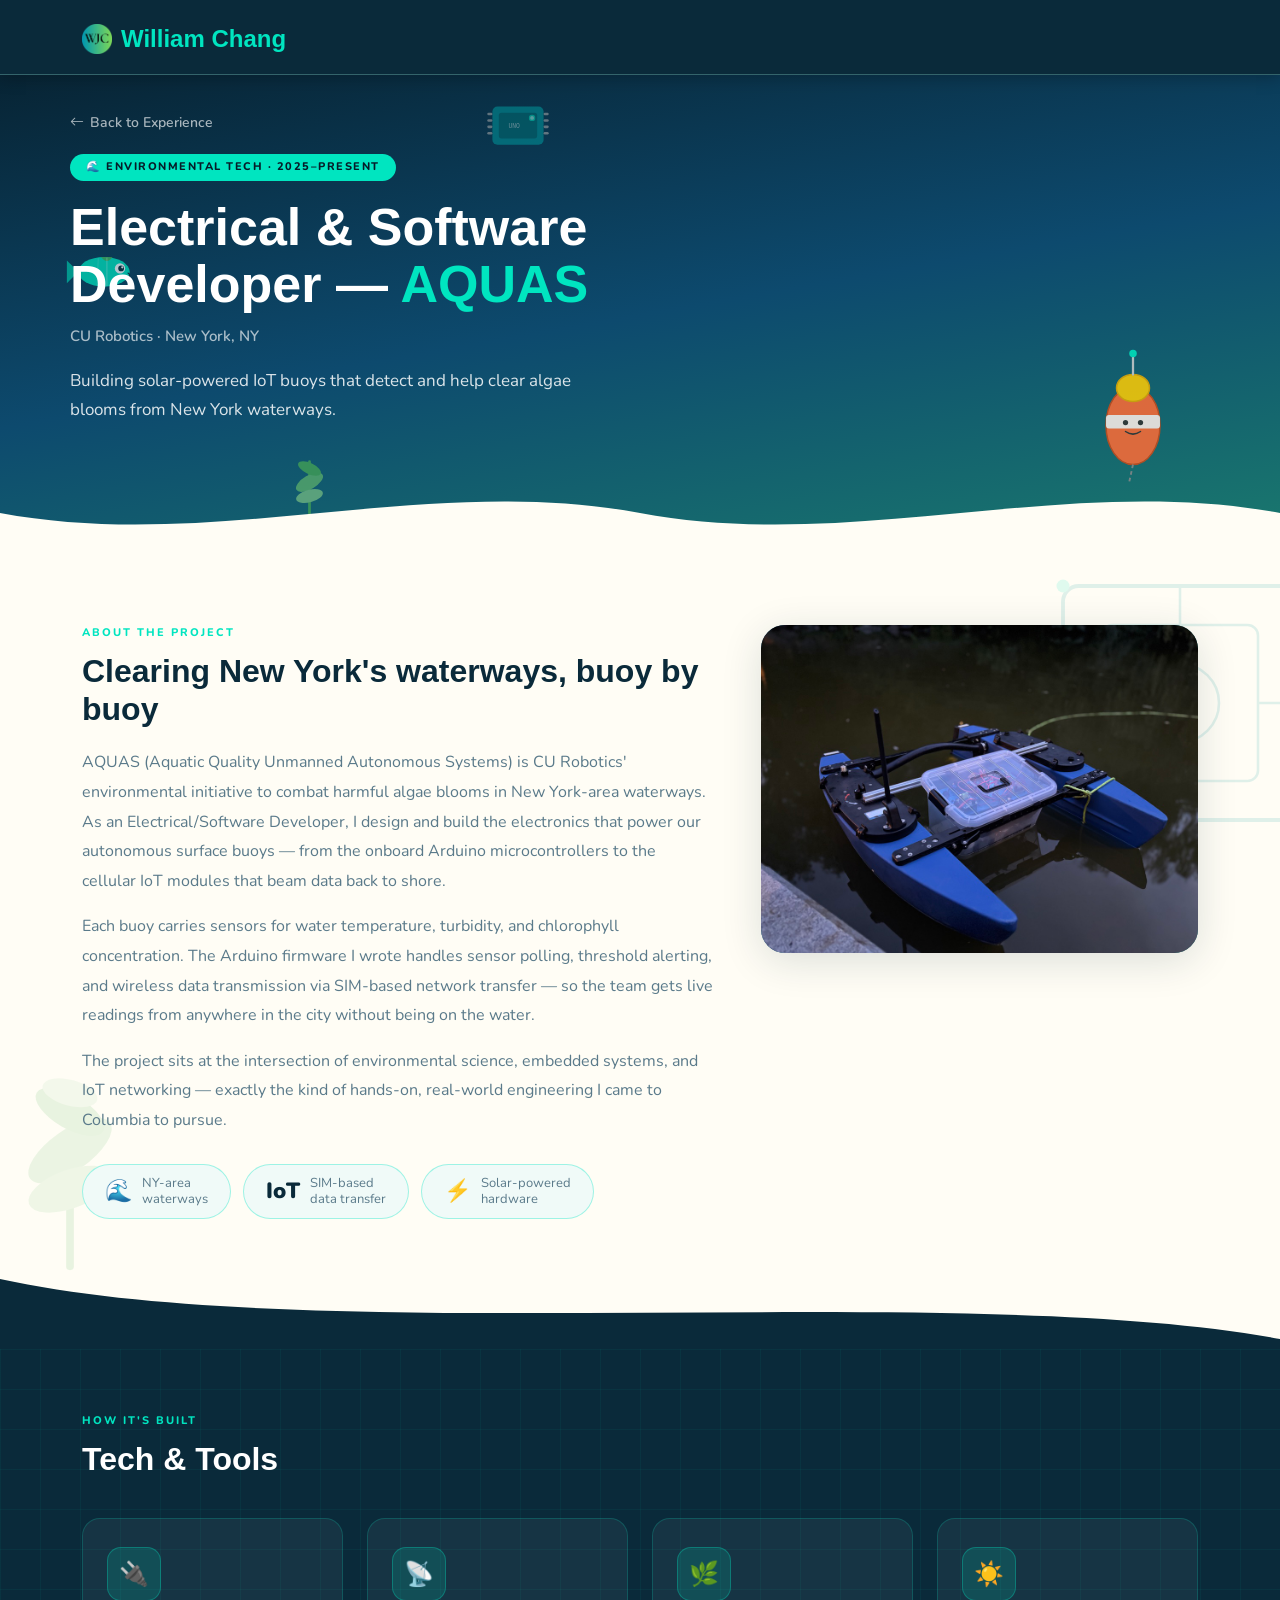
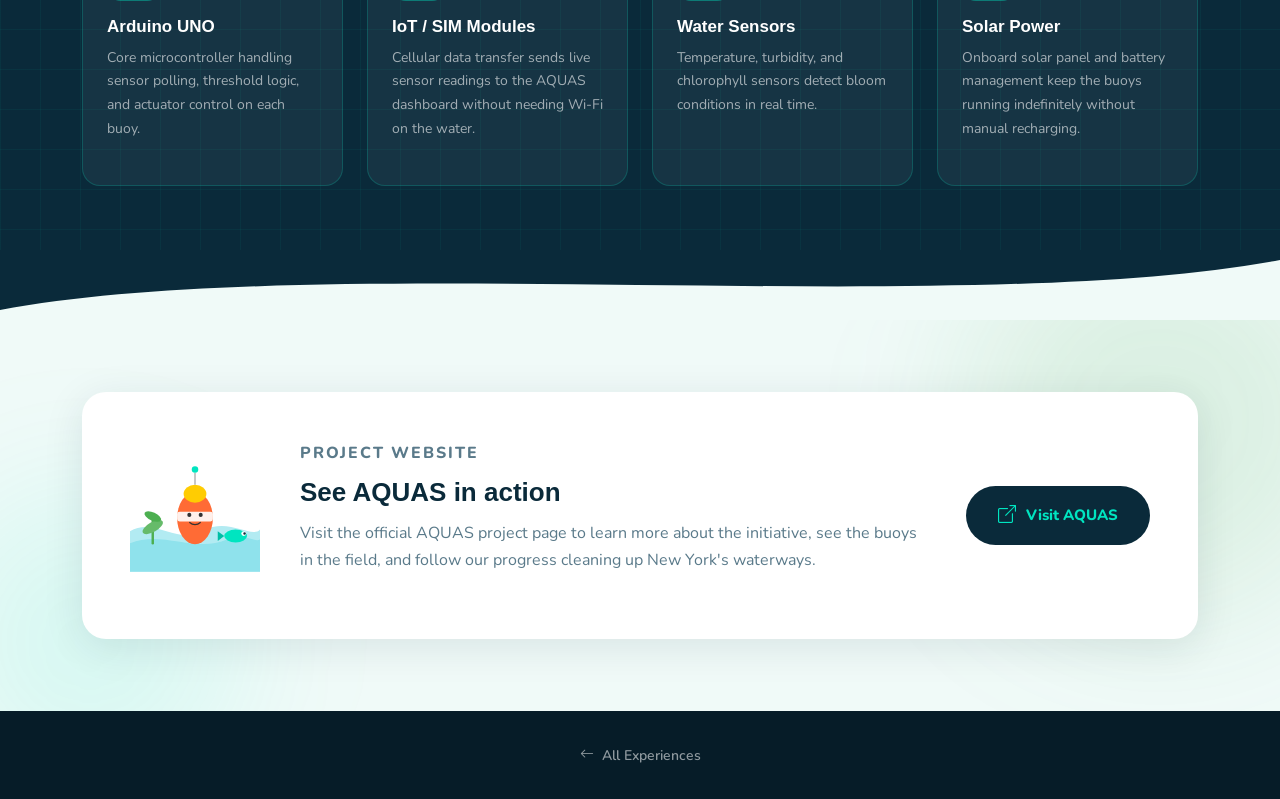
<file: AQUAS.html>
<!doctype html>
<html lang="en">
<head>
  <meta charset="utf-8">
  <meta name="viewport" content="width=device-width, initial-scale=1">
  <title>AQUAS — William Chang</title>

  <link rel="preconnect" href="https://fonts.googleapis.com">
  <link rel="preconnect" href="https://fonts.gstatic.com" crossorigin>
  <link href="https://fonts.googleapis.com/css2?family=Nunito:wght@400;600;700;800;900&display=swap" rel="stylesheet">
  <link href="css/bootstrap.min.css" rel="stylesheet">
  <link href="css/bootstrap-icons.css" rel="stylesheet">
  <link href="css/main-page.css" rel="stylesheet">
  <link rel="icon" href="/fav.ico" type="image/x-icon">

  <style>
    /* ── Reset & base ── */
    *, *::before, *::after { box-sizing: border-box; margin: 0; padding: 0; }

    :root {
      --ocean:   #0a2a3a;
      --deep:    #061c28;
      --teal:    #00e5c0;
      --algae:   #4caf50;
      --foam:    #f0faf8;
      --sand:    #fffdf5;
      --text:    #1a3a4a;
      --muted:   #5a7a8a;
      --radius:  18px;
    }

    body {
      font-family: 'Nunito', sans-serif;
      background: var(--sand);
      color: var(--text);
      overflow-x: hidden;
    }

    /* ── Navbar — always solid ── */
    .navbar {
      background-color: var(--ocean) !important;
      box-shadow: 0 2px 16px rgba(0,0,0,0.25);
    }
    .navbar .navbar-brand span { color: var(--teal) !important; }

    /* ══════════════════════════
       HERO
    ══════════════════════════ */
    .aq-hero {
      position: relative;
      min-height: 520px;
      background: linear-gradient(170deg, var(--deep) 0%, #0d4a6e 55%, #1a7a6e 100%);
      display: flex;
      align-items: flex-end;
      overflow: hidden;
      padding-top: 70px;
    }

    /* Animated bubble particles */
    .aq-bubbles {
      position: absolute;
      inset: 0;
      pointer-events: none;
      z-index: 1;
    }
    .bubble {
      position: absolute;
      border-radius: 50%;
      background: rgba(0,229,192,0.15);
      border: 1px solid rgba(0,229,192,0.3);
      animation: rise linear infinite;
    }
    .bubble:nth-child(1)  { width:18px; height:18px; left:8%;   animation-duration:7s;  animation-delay:0s;   }
    .bubble:nth-child(2)  { width:10px; height:10px; left:20%;  animation-duration:9s;  animation-delay:1.5s; }
    .bubble:nth-child(3)  { width:24px; height:24px; left:35%;  animation-duration:6s;  animation-delay:3s;   }
    .bubble:nth-child(4)  { width:12px; height:12px; left:52%;  animation-duration:11s; animation-delay:0.5s; }
    .bubble:nth-child(5)  { width:20px; height:20px; left:67%;  animation-duration:8s;  animation-delay:2s;   }
    .bubble:nth-child(6)  { width:8px;  height:8px;  left:80%;  animation-duration:10s; animation-delay:4s;   }
    .bubble:nth-child(7)  { width:16px; height:16px; left:90%;  animation-duration:7.5s;animation-delay:1s;   }
    .bubble:nth-child(8)  { width:14px; height:14px; left:45%;  animation-duration:12s; animation-delay:5s;   }
    @keyframes rise {
      0%   { transform: translateY(110vh) scale(1);   opacity: 0; }
      10%  { opacity: 1; }
      90%  { opacity: 0.6; }
      100% { transform: translateY(-20px) scale(1.1); opacity: 0; }
    }

    /* Hero cartoon decorations */
    .aq-hero-deco {
      position: absolute;
      inset: 0;
      pointer-events: none;
      z-index: 2;
    }

    /* Hero content */
    .aq-hero-content {
      position: relative;
      z-index: 3;
      padding: 40px 0 96px;
    }

    .aq-back-link {
      display: inline-flex;
      align-items: center;
      gap: 6px;
      color: rgba(255,255,255,0.65);
      font-size: 14px;
      font-weight: 600;
      text-decoration: none;
      margin-bottom: 20px;
      transition: color 0.2s;
    }
    .aq-back-link:hover { color: var(--teal); }

    .aq-hero-badge {
      display: inline-block;
      background: var(--teal);
      color: var(--deep);
      font-size: 11px;
      font-weight: 800;
      letter-spacing: 1.5px;
      text-transform: uppercase;
      padding: 5px 16px;
      border-radius: 50px;
      margin-bottom: 18px;
    }

    .aq-hero-title {
      font-size: clamp(28px, 5vw, 52px);
      font-weight: 900;
      color: #ffffff;
      line-height: 1.1;
      margin-bottom: 12px;
    }
    .aq-hero-title span {
      color: var(--teal);
    }

    .aq-hero-org {
      font-size: 15px;
      font-weight: 600;
      color: rgba(255,255,255,0.65);
      margin-bottom: 20px;
    }

    .aq-hero-tagline {
      font-size: 17px;
      color: rgba(255,255,255,0.85);
      max-width: 560px;
      line-height: 1.7;
      margin-bottom: 32px;
    }

    /* Wave divider at bottom of hero */
    .aq-wave {
      display: block;
      width: 100%;
      overflow: hidden;
      line-height: 0;
      position: relative;
      z-index: 3;
    }
    .aq-wave svg { display: block; }

    /* ══════════════════════════
       ABOUT SECTION
    ══════════════════════════ */
    .aq-about {
      background: var(--sand);
      padding: 72px 0 60px;
      position: relative;
    }

    /* Floating cartoon circuit board — top right */
    .aq-deco-float {
      position: absolute;
      pointer-events: none;
      opacity: 0.12;
    }
    .aq-deco-float--tr {
      top: 20px; right: -30px;
      width: 260px;
      animation: float 6s ease-in-out infinite;
    }
    .aq-deco-float--bl {
      bottom: 0; left: -20px;
      width: 180px;
      animation: float 8s ease-in-out infinite reverse;
    }
    @keyframes float {
      0%, 100% { transform: translateY(0px) rotate(0deg); }
      50%       { transform: translateY(-12px) rotate(2deg); }
    }

    .aq-label {
      font-size: 11px;
      font-weight: 800;
      letter-spacing: 2px;
      text-transform: uppercase;
      color: var(--teal);
      margin-bottom: 10px;
    }

    .aq-section-title {
      font-size: 32px;
      font-weight: 800;
      color: var(--ocean);
      margin-bottom: 20px;
      line-height: 1.2;
    }

    .aq-body {
      font-size: 16px;
      color: var(--muted);
      line-height: 1.85;
      margin-bottom: 16px;
    }

    /* Stat pills */
    .aq-stats {
      display: flex;
      flex-wrap: wrap;
      gap: 12px;
      margin-top: 28px;
    }
    .aq-stat {
      background: var(--foam);
      border: 1.5px solid rgba(0,229,192,0.35);
      border-radius: 50px;
      padding: 10px 22px;
      display: flex;
      align-items: center;
      gap: 10px;
    }
    .aq-stat-num {
      font-size: 22px;
      font-weight: 900;
      color: var(--ocean);
    }
    .aq-stat-label {
      font-size: 13px;
      color: var(--muted);
      line-height: 1.3;
    }

    /* ══════════════════════════
       WAVE 2 — into tech section
    ══════════════════════════ */
    .aq-wave--algae svg { }

    /* ══════════════════════════
       TECH SECTION
    ══════════════════════════ */
    .aq-tech {
      background: var(--ocean);
      padding: 64px 0;
      position: relative;
      overflow: hidden;
    }

    /* Faint grid lines */
    .aq-tech::before {
      content: "";
      position: absolute;
      inset: 0;
      background-image:
        linear-gradient(rgba(0,229,192,0.05) 1px, transparent 1px),
        linear-gradient(90deg, rgba(0,229,192,0.05) 1px, transparent 1px);
      background-size: 40px 40px;
      pointer-events: none;
    }

    .aq-tech > .container { position: relative; z-index: 1; }

    .aq-tech .aq-label { color: var(--teal); }
    .aq-tech .aq-section-title { color: #ffffff; }

    /* Tech cards */
    .aq-tech-card {
      background: rgba(255,255,255,0.05);
      border: 1px solid rgba(0,229,192,0.2);
      border-radius: var(--radius);
      padding: 28px 24px;
      height: 100%;
      transition: all 0.3s ease;
    }
    .aq-tech-card:hover {
      background: rgba(0,229,192,0.1);
      border-color: var(--teal);
      transform: translateY(-4px);
    }

    .aq-tech-icon {
      width: 54px;
      height: 54px;
      border-radius: 14px;
      background: rgba(0,229,192,0.15);
      border: 1px solid rgba(0,229,192,0.3);
      display: flex;
      align-items: center;
      justify-content: center;
      margin-bottom: 16px;
      font-size: 24px;
    }

    .aq-tech-title {
      font-size: 17px;
      font-weight: 800;
      color: #ffffff;
      margin-bottom: 8px;
    }

    .aq-tech-desc {
      font-size: 14px;
      color: rgba(255,255,255,0.6);
      line-height: 1.7;
    }

    /* ══════════════════════════
       LINK SECTION
    ══════════════════════════ */
    .aq-link-section {
      background: var(--foam);
      padding: 72px 0;
      position: relative;
      overflow: hidden;
    }

    /* Decorative algae blobs */
    .aq-blob {
      position: absolute;
      border-radius: 50%;
      filter: blur(70px);
      pointer-events: none;
    }
    .aq-blob--1 {
      width: 400px; height: 400px;
      background: rgba(76,175,80,0.12);
      top: -100px; right: -80px;
    }
    .aq-blob--2 {
      width: 300px; height: 300px;
      background: rgba(0,229,192,0.10);
      bottom: -80px; left: -60px;
    }

    .aq-link-section > .container { position: relative; z-index: 1; }

    .aq-cta-card {
      background: #ffffff;
      border-radius: 24px;
      padding: 48px;
      box-shadow: 0 8px 40px rgba(10,42,58,0.10);
      display: flex;
      align-items: center;
      gap: 40px;
      flex-wrap: wrap;
    }

    .aq-cta-text { flex: 1; min-width: 240px; }
    .aq-cta-text .aq-section-title { margin-bottom: 12px; }
    .aq-cta-text p {
      font-size: 16px;
      color: var(--muted);
      line-height: 1.7;
    }

    .aq-cta-btn {
      display: inline-flex;
      align-items: center;
      gap: 10px;
      background: var(--ocean);
      color: var(--teal);
      font-family: 'Nunito', sans-serif;
      font-size: 15px;
      font-weight: 800;
      text-decoration: none;
      padding: 14px 30px;
      border-radius: 50px;
      white-space: nowrap;
      transition: all 0.25s;
      border: 2px solid transparent;
    }
    .aq-cta-btn:hover {
      background: var(--teal);
      color: var(--deep);
      transform: translateY(-2px);
      box-shadow: 0 8px 24px rgba(0,229,192,0.35);
    }
    .aq-cta-btn i { font-size: 18px; }

    /* ══════════════════════════
       FOOTER NAV
    ══════════════════════════ */
    .aq-footer {
      background: var(--deep);
      padding: 32px 0;
      text-align: center;
    }
    .aq-footer-link {
      display: inline-flex;
      align-items: center;
      gap: 8px;
      color: rgba(255,255,255,0.55);
      text-decoration: none;
      font-size: 14px;
      font-weight: 600;
      transition: color 0.2s;
    }
    .aq-footer-link:hover { color: var(--teal); }

    /* ══════════════════════════
       RESPONSIVE
    ══════════════════════════ */
    @media (max-width: 768px) {
      .aq-hero { min-height: 420px; }
      .aq-cta-card { padding: 32px 24px; }
      .aq-deco-float { display: none; }
    }
  </style>
</head>
<body>

<!-- ── Navbar ── -->
<nav class="navbar navbar-expand-lg">
  <div class="container">
    <a class="navbar-brand" href="index.html">
      <img src="logo.png" alt="logo" width="30px">
      <span>William Chang</span>
    </a>
  </div>
</nav>


<!-- ══════════════════════════════════
     HERO
══════════════════════════════════ -->
<section class="aq-hero">

  <!-- Rising bubbles -->
  <div class="aq-bubbles">
    <div class="bubble"></div>
    <div class="bubble"></div>
    <div class="bubble"></div>
    <div class="bubble"></div>
    <div class="bubble"></div>
    <div class="bubble"></div>
    <div class="bubble"></div>
    <div class="bubble"></div>
  </div>

  <!-- Cartoon hero decorations -->
  <div class="aq-hero-deco">

    <!-- Cartoon buoy — right side -->
    <svg xmlns="http://www.w3.org/2000/svg" viewBox="0 0 120 200"
         style="position:absolute;right:8%;bottom:60px;width:90px;opacity:0.85;animation:float 5s ease-in-out infinite;">
      <!-- Buoy body -->
      <ellipse cx="60" cy="110" rx="36" ry="52" fill="#ff6b35"/>
      <ellipse cx="60" cy="110" rx="36" ry="52" fill="none" stroke="#cc4a18" stroke-width="2"/>
      <!-- White stripe -->
      <rect x="24" y="96" width="72" height="18" rx="4" fill="#ffffff" opacity="0.9"/>
      <!-- Top dome -->
      <ellipse cx="60" cy="60" rx="22" ry="18" fill="#ffcc02"/>
      <ellipse cx="60" cy="60" rx="22" ry="18" fill="none" stroke="#e6a800" stroke-width="2"/>
      <!-- Antenna -->
      <line x1="60" y1="42" x2="60" y2="18" stroke="#cccccc" stroke-width="3" stroke-linecap="round"/>
      <circle cx="60" cy="14" r="5" fill="#00e5c0"/>
      <!-- Chain -->
      <line x1="60" y1="162" x2="55" y2="185" stroke="#888" stroke-width="2.5" stroke-dasharray="5,4"/>
      <!-- Cute face -->
      <circle cx="50" cy="106" r="3.5" fill="#333"/>
      <circle cx="70" cy="106" r="3.5" fill="#333"/>
      <path d="M50 118 Q60 125 70 118" stroke="#333" stroke-width="2" fill="none" stroke-linecap="round"/>
    </svg>

    <!-- Cartoon fish — left mid -->
    <svg xmlns="http://www.w3.org/2000/svg" viewBox="0 0 140 80"
         style="position:absolute;left:5%;top:45%;width:80px;opacity:0.7;animation:float 7s ease-in-out infinite 1s;">
      <!-- Body -->
      <ellipse cx="70" cy="40" rx="45" ry="26" fill="#00e5c0"/>
      <!-- Tail -->
      <polygon points="25,40 5,20 5,60" fill="#00bfa5"/>
      <!-- Eye -->
      <circle cx="98" cy="34" r="9" fill="#ffffff"/>
      <circle cx="100" cy="34" r="5" fill="#0a2a3a"/>
      <circle cx="102" cy="32" r="2" fill="#ffffff"/>
      <!-- Mouth -->
      <path d="M112 42 Q118 46 112 50" stroke="#0a2a3a" stroke-width="2" fill="none" stroke-linecap="round"/>
      <!-- Fin -->
      <path d="M65 14 Q75 28 85 14" fill="#4caf50" opacity="0.85"/>
      <!-- Stripes -->
      <line x1="75" y1="15" x2="75" y2="65" stroke="rgba(255,255,255,0.2)" stroke-width="3"/>
      <line x1="60" y1="16" x2="58" y2="64" stroke="rgba(255,255,255,0.15)" stroke-width="2"/>
    </svg>

    <!-- Small algae plant — bottom left -->
    <svg xmlns="http://www.w3.org/2000/svg" viewBox="0 0 80 120"
         style="position:absolute;left:22%;bottom:30px;width:55px;opacity:0.65;animation:float 9s ease-in-out infinite 2s;">
      <line x1="40" y1="110" x2="40" y2="30" stroke="#4caf50" stroke-width="4" stroke-linecap="round"/>
      <ellipse cx="40" cy="60" rx="22" ry="10" fill="#66bb6a" transform="rotate(-30 40 60)"/>
      <ellipse cx="40" cy="40" rx="18" ry="8"  fill="#4caf50" transform="rotate(25 40 40)"/>
      <ellipse cx="40" cy="80" rx="20" ry="9"  fill="#81c784" transform="rotate(-15 40 80)"/>
    </svg>

    <!-- Tiny Arduino chip — top left -->
    <svg xmlns="http://www.w3.org/2000/svg" viewBox="0 0 100 80"
         style="position:absolute;left:38%;top:18%;width:64px;opacity:0.55;animation:float 10s ease-in-out infinite 0.5s;">
      <rect x="10" y="10" width="80" height="60" rx="8" fill="#00979c"/>
      <rect x="20" y="20" width="60" height="40" rx="4" fill="#006f74"/>
      <!-- Pins left -->
      <rect x="2"  y="20" width="8"  height="4" rx="2" fill="#aaaaaa"/>
      <rect x="2"  y="30" width="8"  height="4" rx="2" fill="#aaaaaa"/>
      <rect x="2"  y="40" width="8"  height="4" rx="2" fill="#aaaaaa"/>
      <rect x="2"  y="50" width="8"  height="4" rx="2" fill="#aaaaaa"/>
      <!-- Pins right -->
      <rect x="90" y="20" width="8"  height="4" rx="2" fill="#aaaaaa"/>
      <rect x="90" y="30" width="8"  height="4" rx="2" fill="#aaaaaa"/>
      <rect x="90" y="40" width="8"  height="4" rx="2" fill="#aaaaaa"/>
      <rect x="90" y="50" width="8"  height="4" rx="2" fill="#aaaaaa"/>
      <!-- LED dot -->
      <circle cx="72" cy="28" r="5" fill="#00e5c0" opacity="0.9"/>
      <circle cx="72" cy="28" r="3" fill="#ffffff" opacity="0.6"/>
      <!-- Text label -->
      <text x="35" y="44" font-family="monospace" font-size="10" fill="rgba(255,255,255,0.7)">UNO</text>
    </svg>

  </div><!-- /.aq-hero-deco -->

  <div class="container aq-hero-content">
    <a href="index.html#section_experience" class="aq-back-link">
      <i class="bi-arrow-left"></i> Back to Experience
    </a>
    <div>
      <span class="aq-hero-badge">🌊 Environmental Tech · 2025–Present</span>
    </div>
    <h1 class="aq-hero-title">
      Electrical &amp; Software<br>Developer — <span>AQUAS</span>
    </h1>
    <p class="aq-hero-org">CU Robotics · New York, NY</p>
    <p class="aq-hero-tagline">
      Building solar-powered IoT buoys that detect and help clear algae blooms
      from New York waterways.
    </p>
  </div>

  <!-- Wave into next section -->
  <div class="aq-wave" style="position:absolute;bottom:0;left:0;right:0;z-index:3;">
    <svg viewBox="0 0 1440 80" xmlns="http://www.w3.org/2000/svg" preserveAspectRatio="none" style="width:100%;height:80px;">
      <path d="M0,40 C240,80 480,0 720,40 C960,80 1200,0 1440,40 L1440,80 L0,80 Z" fill="#fffdf5"/>
    </svg>
  </div>

</section>


<!-- ══════════════════════════════════
     ABOUT / DESCRIPTION
══════════════════════════════════ -->
<section class="aq-about">

  <!-- Decorative faint circuit traces -->
  <svg class="aq-deco-float aq-deco-float--tr" xmlns="http://www.w3.org/2000/svg" viewBox="0 0 200 200">
    <rect x="10"  y="10"  width="180" height="180" rx="12" fill="none" stroke="#00979c" stroke-width="3"/>
    <rect x="40"  y="40"  width="120" height="120" rx="8"  fill="none" stroke="#00979c" stroke-width="2"/>
    <circle cx="100" cy="100" r="30" fill="none" stroke="#00979c" stroke-width="2"/>
    <line x1="10"  y1="100" x2="40"  y2="100" stroke="#00979c" stroke-width="2"/>
    <line x1="160" y1="100" x2="190" y2="100" stroke="#00979c" stroke-width="2"/>
    <line x1="100" y1="10"  x2="100" y2="40"  stroke="#00979c" stroke-width="2"/>
    <line x1="100" y1="160" x2="100" y2="190" stroke="#00979c" stroke-width="2"/>
    <circle cx="10"  cy="10"  r="5" fill="#00e5c0"/>
    <circle cx="190" cy="10"  r="5" fill="#00e5c0"/>
    <circle cx="10"  cy="190" r="5" fill="#4caf50"/>
    <circle cx="190" cy="190" r="5" fill="#4caf50"/>
  </svg>

  <!-- Faint algae blob bottom-left -->
  <svg class="aq-deco-float aq-deco-float--bl" xmlns="http://www.w3.org/2000/svg" viewBox="0 0 140 200">
    <line x1="70" y1="190" x2="70" y2="60"  stroke="#4caf50" stroke-width="6" stroke-linecap="round"/>
    <ellipse cx="70" cy="100" rx="38" ry="16" fill="#66bb6a" transform="rotate(-35 70 100)"/>
    <ellipse cx="70" cy="70"  rx="30" ry="13" fill="#4caf50" transform="rotate(30 70 70)"/>
    <ellipse cx="70" cy="130" rx="34" ry="15" fill="#81c784" transform="rotate(-20 70 130)"/>
    <ellipse cx="70" cy="55"  rx="22" ry="10" fill="#a5d6a7" transform="rotate(15 70 55)"/>
  </svg>

  <div class="container" style="position:relative;z-index:1;">
    <div class="row g-5 align-items-start">

      <div class="col-lg-7">
        <p class="aq-label">About the Project</p>
        <h2 class="aq-section-title">Clearing New York's waterways, buoy by buoy</h2>
        <p class="aq-body">
          AQUAS (Aquatic Quality Unmanned Autonomous Systems) is CU Robotics' environmental
          initiative to combat harmful algae blooms in New York-area waterways. As an
          Electrical/Software Developer, I design and build the electronics that power our
          autonomous surface buoys — from the onboard Arduino microcontrollers to the cellular
          IoT modules that beam data back to shore.
        </p>
        <p class="aq-body">
          Each buoy carries sensors for water temperature, turbidity, and chlorophyll
          concentration. The Arduino firmware I wrote handles sensor polling, threshold
          alerting, and wireless data transmission via SIM-based network transfer — so the
          team gets live readings from anywhere in the city without being on the water.
        </p>
        <p class="aq-body">
          The project sits at the intersection of environmental science, embedded systems,
          and IoT networking — exactly the kind of hands-on, real-world engineering I came
          to Columbia to pursue.
        </p>

        <div class="aq-stats">
          <div class="aq-stat">
            <span class="aq-stat-num">🌊</span>
            <span class="aq-stat-label">NY-area<br>waterways</span>
          </div>
          <div class="aq-stat">
            <span class="aq-stat-num">IoT</span>
            <span class="aq-stat-label">SIM-based<br>data transfer</span>
          </div>
          <div class="aq-stat">
            <span class="aq-stat-num">⚡</span>
            <span class="aq-stat-label">Solar-powered<br>hardware</span>
          </div>
        </div>
      </div>

      <!-- Side image placeholder -->
      <div class="col-lg-5">
        <div style="border-radius:24px;overflow:hidden;box-shadow:0 8px 40px rgba(10,42,58,0.14);background:linear-gradient(135deg,#0d4a6e,#1a7a6e);aspect-ratio:4/3;display:flex;align-items:center;justify-content:center;">
          <img src="images/AQUAS/buoy.png" alt="AQUAS buoy on the water"
               style="width:100%;height:100%;object-fit:cover;display:block;"
               onerror="this.style.display='none'">
          <!-- Fallback cartoon when no photo -->
          <svg xmlns="http://www.w3.org/2000/svg" viewBox="0 0 220 160" style="width:160px;opacity:0.5;">
            <!-- Water -->
            <path d="M0,100 C40,80 80,120 120,100 C160,80 200,120 220,100 L220,160 L0,160Z" fill="rgba(0,229,192,0.3)"/>
            <!-- Buoy -->
            <ellipse cx="110" cy="82" rx="28" ry="40" fill="#ff6b35"/>
            <rect x="82" y="73" width="56" height="14" rx="3" fill="#ffffff" opacity="0.9"/>
            <ellipse cx="110" cy="46" rx="17" ry="14" fill="#ffcc02"/>
            <line x1="110" y1="32" x2="110" y2="16" stroke="#ccc" stroke-width="2.5"/>
            <circle cx="110" cy="12" r="4" fill="#00e5c0"/>
            <circle cx="100" cy="79" r="3" fill="#333"/>
            <circle cx="120" cy="79" r="3" fill="#333"/>
            <path d="M100 89 Q110 95 120 89" stroke="#333" stroke-width="1.5" fill="none"/>
          </svg>
        </div>
        <p style="text-align:center;font-size:12px;color:var(--muted);margin-top:10px;">
        </p>
      </div>

    </div>
  </div>
</section>


<!-- Wave into tech section -->
<div style="background:var(--sand);line-height:0;overflow:hidden;">
  <svg viewBox="0 0 1440 70" xmlns="http://www.w3.org/2000/svg" preserveAspectRatio="none" style="width:100%;height:70px;display:block;">
    <path d="M0,0 C360,70 1080,0 1440,60 L1440,70 L0,70 Z" fill="#0a2a3a"/>
  </svg>
</div>


<!-- ══════════════════════════════════
     TECH STACK
══════════════════════════════════ -->
<section class="aq-tech">
  <div class="container">

    <p class="aq-label">How It's Built</p>
    <h2 class="aq-section-title" style="color:#fff;margin-bottom:40px;">Tech &amp; Tools</h2>

    <div class="row g-4">

      <div class="col-lg-3 col-md-6">
        <div class="aq-tech-card">
          <div class="aq-tech-icon">🔌</div>
          <h5 class="aq-tech-title">Arduino UNO</h5>
          <p class="aq-tech-desc">Core microcontroller handling sensor polling, threshold logic, and actuator control on each buoy.</p>
        </div>
      </div>

      <div class="col-lg-3 col-md-6">
        <div class="aq-tech-card">
          <div class="aq-tech-icon">📡</div>
          <h5 class="aq-tech-title">IoT / SIM Modules</h5>
          <p class="aq-tech-desc">Cellular data transfer sends live sensor readings to the AQUAS dashboard without needing Wi-Fi on the water.</p>
        </div>
      </div>

      <div class="col-lg-3 col-md-6">
        <div class="aq-tech-card">
          <div class="aq-tech-icon">🌿</div>
          <h5 class="aq-tech-title">Water Sensors</h5>
          <p class="aq-tech-desc">Temperature, turbidity, and chlorophyll sensors detect bloom conditions in real time.</p>
        </div>
      </div>

      <div class="col-lg-3 col-md-6">
        <div class="aq-tech-card">
          <div class="aq-tech-icon">☀️</div>
          <h5 class="aq-tech-title">Solar Power</h5>
          <p class="aq-tech-desc">Onboard solar panel and battery management keep the buoys running indefinitely without manual recharging.</p>
        </div>
      </div>

    </div>
  </div>
</section>


<!-- Wave out of tech section -->
<div style="background:var(--ocean);line-height:0;overflow:hidden;">
  <svg viewBox="0 0 1440 70" xmlns="http://www.w3.org/2000/svg" preserveAspectRatio="none" style="width:100%;height:70px;display:block;">
    <path d="M0,60 C360,0 1080,70 1440,10 L1440,70 L0,70 Z" fill="#f0faf8"/>
  </svg>
</div>


<!-- ══════════════════════════════════
     LINK / CTA
══════════════════════════════════ -->
<section class="aq-link-section">
  <div class="aq-blob aq-blob--1"></div>
  <div class="aq-blob aq-blob--2"></div>

  <div class="container">
    <div class="aq-cta-card">

      <!-- Cartoon wave + buoy illustration -->
      <svg xmlns="http://www.w3.org/2000/svg" viewBox="0 0 160 140"
           style="width:130px;flex-shrink:0;display:block;" aria-hidden="true">
        <!-- Water -->
        <path d="M0,90 C30,72 60,108 90,90 C120,72 150,100 160,88 L160,140 L0,140Z" fill="#b2ebf2"/>
        <path d="M0,105 C40,88 80,118 120,100 C140,92 155,105 160,100 L160,140 L0,140Z" fill="#80deea" opacity="0.7"/>
        <!-- Buoy -->
        <ellipse cx="80" cy="74" rx="22" ry="32" fill="#ff6b35"/>
        <rect x="58" y="66" width="44" height="12" rx="3" fill="#fff" opacity="0.9"/>
        <ellipse cx="80" cy="44" rx="14" ry="11" fill="#ffcc02"/>
        <line x1="80" y1="33" x2="80" y2="18" stroke="#bbb" stroke-width="2"/>
        <circle cx="80" cy="14" r="4" fill="#00e5c0"/>
        <circle cx="73" cy="70" r="2.5" fill="#333"/>
        <circle cx="87" cy="70" r="2.5" fill="#333"/>
        <path d="M73 79 Q80 85 87 79" stroke="#333" stroke-width="1.5" fill="none"/>
        <!-- Algae -->
        <line x1="28" y1="105" x2="28" y2="75" stroke="#4caf50" stroke-width="3" stroke-linecap="round"/>
        <ellipse cx="28" cy="85" rx="14" ry="6" fill="#66bb6a" transform="rotate(-30 28 85)"/>
        <ellipse cx="28" cy="72" rx="11" ry="5" fill="#4caf50" transform="rotate(25 28 72)"/>
        <!-- Small fish -->
        <ellipse cx="130" cy="96" rx="14" ry="8" fill="#00e5c0"/>
        <polygon points="116,96 108,90 108,102" fill="#00bfa5"/>
        <circle cx="140" cy="93" r="3" fill="#fff"/>
        <circle cx="141" cy="93" r="1.5" fill="#0a2a3a"/>
      </svg>

      <div class="aq-cta-text">
        <p class="aq-label">Project Website</p>
        <h3 class="aq-section-title" style="font-size:26px;">See AQUAS in action</h3>
        <p>
          Visit the official AQUAS project page to learn more about the initiative,
          see the buoys in the field, and follow our progress cleaning up New York's waterways.
        </p>
      </div>

      <a href="https://aquasrobotics.com" class="aq-cta-btn" target="_blank" rel="noopener">
        <i class="bi-box-arrow-up-right"></i>
        Visit AQUAS
      </a>

    </div>
  </div>
</section>


<!-- ── Footer nav ── -->
<div class="aq-footer">
  <a href="index.html#section_experience" class="aq-footer-link">
    <i class="bi-arrow-left"></i> All Experiences
  </a>
</div>


<script src="js/jquery.min.js"></script>
<script src="js/bootstrap.bundle.min.js"></script>
<script src="js/jquery.sticky.js"></script>
<script src="js/custom.js"></script>

</body>
</html>
</file>
<file: css/main-page.css>
/*

TemplateMo 590 topic listing

https://templatemo.com/tm-590-topic-listing

*/

/*---------------------------------------
  CUSTOM PROPERTIES ( VARIABLES )             
-----------------------------------------*/
:root {
  --white-color:                  #ffffff;
  --primary-color:                #13547a;
  --secondary-color:              #80d0c7;
  --section-bg-color:             #f0f8ff;
  --custom-btn-bg-color:          #80d0c7;
  --custom-btn-bg-hover-color:    #13547a;
  --dark-color:                   #000000;
  --p-color:                      #717275;
  --border-color:                 #7fffd4;
  --link-hover-color:             #13547a;

  --body-font-family:             'Open Sans', sans-serif;
  --title-font-family:            'Montserrat', sans-serif;

  --h1-font-size:                 58px;
  --h2-font-size:                 46px;
  --h3-font-size:                 32px;
  --h4-font-size:                 28px;
  --h5-font-size:                 24px;
  --h6-font-size:                 22px;
  --p-font-size:                  20px;
  --menu-font-size:               14px;
  --btn-font-size:                18px;
  --copyright-font-size:          16px;

  --border-radius-large:          100px;
  --border-radius-medium:         20px;
  --border-radius-small:          10px;

  --font-weight-normal:           400;
  --font-weight-medium:           500;
  --font-weight-semibold:         600;
  --font-weight-bold:             700;
}

body {
  background-color: var(--white-color);
  font-family: var(--body-font-family); 
}


/*---------------------------------------
  TYPOGRAPHY               
-----------------------------------------*/

h2,
h3,
h4,
h5,
h6 {
  color: var(--dark-color);
}

h1,
h2,
h3,
h4,
h5,
h6 {
  font-family: var(--title-font-family); 
  font-weight: var(--font-weight-semibold);
}

h1 {
  font-size: var(--h1-font-size);
  font-weight: var(--font-weight-bold);
}

h2 {
  font-size: var(--h2-font-size);
  font-weight: var(--font-weight-bold);
}

h3 {
  font-size: var(--h3-font-size);
}

h4 {
  font-size: var(--h4-font-size);
}

h5 {
  font-size: var(--h5-font-size);
}

h6 {
  color: var(--primary-color);
  font-size: var(--h6-font-size);
}

p {
  color: var(--p-color);
  font-size: var(--p-font-size);
  font-weight: var(--font-weight-normal);
}

ul li {
  color: var(--p-color);
  font-size: var(--p-font-size);
  font-weight: var(--font-weight-normal);
}

a, 
button {
  touch-action: manipulation;
  transition: all 0.3s;
}

a {
  display: inline-block;
  color: var(--primary-color);
  text-decoration: none;
}

a:hover {
  color: var(--link-hover-color);
}

b,
strong {
  font-weight: var(--font-weight-bold);
}


/*---------------------------------------
  SECTION               
-----------------------------------------*/
.section-padding {
  padding-top: 100px;
  padding-bottom: 100px;
}

.section-bg {
  background-color: var(--section-bg-color);
}

.section-overlay {
  background-image: linear-gradient(15deg, #13547a 0%, #80d0c7 100%);
  position: absolute;
  top: 0;
  left: 0;
  pointer-events: none;
  width: 100%;
  height: 100%;
  opacity: 0.85;
}

.section-overlay + .container {
  position: relative;
}

.tab-content {
  background-color: var(--white-color);
  border-radius: var(--border-radius-medium);
}

.nav-tabs {
  border-bottom: 1px solid #ecf3f2;
  margin-bottom: 40px;
  justify-content: center;
}

.nav-tabs .nav-link {
  border-radius: 0;
  border-top: 0;
  border-right: 0;
  border-left: 0;
  color: var(--p-color);
  font-family: var(--title-font-family);
  font-size: var(--btn-font-size);
  font-weight: var(--font-weight-medium);
  padding: 15px 25px;
  transition: all 0.3s;
}

.nav-tabs .nav-link:first-child {
  margin-right: 20px;
}

.nav-tabs .nav-item.show .nav-link, 
.nav-tabs .nav-link.active,
.nav-tabs .nav-link:focus, 
.nav-tabs .nav-link:hover {
  border-bottom-color: var(--primary-color);
  color: var(--primary-color);
}


/*---------------------------------------
  CUSTOM ICON COLOR               
-----------------------------------------*/
.custom-icon {
  color: var(--secondary-color);
}


/*---------------------------------------
  CUSTOM BUTTON               
-----------------------------------------*/
.custom-btn {
  background: var(--custom-btn-bg-color);
  border: 2px solid transparent;
  border-radius: var(--border-radius-large);
  color: var(--white-color);
  font-size: var(--btn-font-size);
  font-weight: var(--font-weight-semibold);
  line-height: normal;
  transition: all 0.3s;
  padding: 10px 20px;
}

.custom-btn:hover {
  background: var(--custom-btn-bg-hover-color);
  color: var(--white-color);
}

.custom-border-btn {
  background: transparent;
  border: 2px solid var(--custom-btn-bg-color);
  color: var(--custom-btn-bg-color);
}

.custom-border-btn:hover {
  background: var(--custom-btn-bg-color);
  border-color: transparent;
  color: var(--white-color);
}

.custom-btn-bg-white {
  border-color: var(--white-color);
  color: var(--white-color);
}


/*---------------------------------------
  SITE HEADER              
-----------------------------------------*/
.site-header {
  background-image: linear-gradient(15deg, #13547a 0%, #80d0c7 100%);
  padding-top: 150px;
  padding-bottom: 80px;
}

.site-header .container {
  height: 100%;
}

.breadcrumb-item+.breadcrumb-item::before,
.breadcrumb-item a:hover,
.breadcrumb-item.active {
  color: var(--white-color);
}

.site-header .custom-icon {
  color: var(--white-color);
  font-size: var(--h4-font-size);
}

.site-header .custom-icon:hover {
  color: var(--secondary-color);
}


/*---------------------------------------
  NAVIGATION              
-----------------------------------------*/
.sticky-wrapper {
  position: absolute;
  top: 0;
  right: 0;
  left: 0;
}

.sticky-wrapper.is-sticky .navbar {
  background-color: var(--secondary-color);
}

.navbar {
  background: transparent;
  border-bottom: 1px solid rgba(128, 208, 199, 0.35);
  z-index: 9;
}

.navbar-brand,
.navbar-brand:hover {
  font-size: var(--h3-font-size);
  font-weight: var(--font-weight-bold);
  display: block;
}

.navbar-brand span {
  font-family: var(--title-font-family);
  font-size: 1.5rem;
}

.navbar-expand-lg .navbar-nav .nav-link {
  border-radius: var(--border-radius-large);
  margin: 10px;
  padding: 10px;
}

.navbar-nav .nav-link {
  display: inline-block;
  color: var(--white-color);
  font-family: var(--title-font-family); 
  font-size: var(--menu-font-size);
  font-weight: var(--font-weight-medium);
  text-transform: uppercase;
  letter-spacing: 0.5px;
  position: relative;
  padding-top: 15px;
  padding-bottom: 15px;
}

.navbar-nav .nav-link.active, 
.navbar-nav .nav-link:hover {
  color: var(--primary-color);
}

.navbar .dropdown-menu {
  background: var(--white-color);
  box-shadow: 0 1rem 3rem rgba(0,0,0,.175);
  border: 0;
  display: inherit;
  opacity: 0;
  min-width: 9rem;
  margin-top: 20px;
  padding: 13px 0 10px 0;
  transition: all 0.3s;
  pointer-events: none;
}

.navbar .dropdown-menu::before {
  content: "";
  width: 0;
  height: 0;
  border-left: 20px solid transparent;
  border-right: 20px solid transparent;
  border-bottom: 15px solid var(--white-color);
  position: absolute;
  top: -10px;
  left: 10px;
}

.navbar .dropdown-item {
  display: inline-block;
  color: var(--p-bg-color);
  font-family: var(--title-font-family); 
  font-size: var(--menu-font-size);
  font-weight: var(--font-weight-medium);
  text-transform: uppercase;
  letter-spacing: 0.5px;
  position: relative;
}

.navbar .dropdown-item.active, 
.navbar .dropdown-item:active,
.navbar .dropdown-item:focus, 
.navbar .dropdown-item:hover {
  background: transparent;
  color: var(--primary-color);
}

.navbar .dropdown-toggle::after {
  content: "\f282";
  display: inline-block;
  font-family: bootstrap-icons !important;
  font-size: var(--copyright-font-size);
  font-style: normal;
  font-weight: normal !important;
  font-variant: normal;
  text-transform: none;
  line-height: 1;
  vertical-align: -.125em;
  -webkit-font-smoothing: antialiased;
  -moz-osx-font-smoothing: grayscale;
  position: relative;
  left: 2px;
  border: 0;
}

@media screen and (min-width: 992px) {
  .navbar .dropdown:hover .dropdown-menu {
    opacity: 1;
    margin-top: 0;
    pointer-events: auto;
  }
}

.navbar-icon {
  background: var(--white-color);
  border-radius: var(--border-radius-large);
  display: inline-block;
  font-size: var(--h5-font-size);
  width: 40px;
  height: 40px;
  line-height: 40px;
  text-align: center;
  transition: all 0.3s ease;
}

.navbar-icon:hover {
  background: var(--primary-color);
  color: var(--white-color);
}

.navbar-toggler {
  border: 0;
  padding: 0;
  cursor: pointer;
  margin: 0;
  width: 30px;
  height: 35px;
  outline: none;
}

.navbar-toggler:focus {
  outline: none;
  box-shadow: none;
}

.navbar-toggler[aria-expanded="true"] .navbar-toggler-icon {
  background: transparent;
}

.navbar-toggler[aria-expanded="true"] .navbar-toggler-icon:before,
.navbar-toggler[aria-expanded="true"] .navbar-toggler-icon:after {
  transition: top 300ms 50ms ease, -webkit-transform 300ms 350ms ease;
  transition: top 300ms 50ms ease, transform 300ms 350ms ease;
  transition: top 300ms 50ms ease, transform 300ms 350ms ease, -webkit-transform 300ms 350ms ease;
  top: 0;
}

.navbar-toggler[aria-expanded="true"] .navbar-toggler-icon:before {
  transform: rotate(45deg);
}

.navbar-toggler[aria-expanded="true"] .navbar-toggler-icon:after {
  transform: rotate(-45deg);
}

.navbar-toggler .navbar-toggler-icon {
  background: var(--white-color);
  transition: background 10ms 300ms ease;
  display: block;
  width: 30px;
  height: 2px;
  position: relative;
}

.navbar-toggler .navbar-toggler-icon:before,
.navbar-toggler .navbar-toggler-icon:after {
  transition: top 300ms 350ms ease, -webkit-transform 300ms 50ms ease;
  transition: top 300ms 350ms ease, transform 300ms 50ms ease;
  transition: top 300ms 350ms ease, transform 300ms 50ms ease, -webkit-transform 300ms 50ms ease;
  position: absolute;
  right: 0;
  left: 0;
  background: var(--white-color);
  width: 30px;
  height: 2px;
  content: '';
}

.navbar-toggler .navbar-toggler-icon::before {
  top: -8px;
}

.navbar-toggler .navbar-toggler-icon::after {
  top: 8px;
}


/*---------------------------------------
  HERO        
-----------------------------------------*/
.hero-section {
  background-image: linear-gradient(15deg, #13547a 0%, #80d0c7 100%);
  position: relative;
  overflow: hidden;
  padding-top: 150px;
  padding-bottom: 150px;
}

.hero-section .input-group {
  background-color: var(--white-color);
  border-radius: var(--border-radius-large);
  padding: 10px 15px;
}

.hero-section .input-group-text {
  background-color: transparent;
  border: 0;
}

.hero-section input[type="search"] {
  border: 0;
  box-shadow: none;
  margin-bottom: 0;
  padding-left: 0;
}

.hero-section button[type="submit"] {
  background-color: var(--primary-color);
  border: 0;
  border-radius: var(--border-radius-large) !important;
  color: var(--white-color);
  max-width: 150px;
}


/*---------------------------------------
  TOPICS              
-----------------------------------------*/
.featured-section {
  background-color: var(--secondary-color);
  border-radius: 0 0 100px 100px;
  padding-bottom: 100px;
}

.featured-section .row {
  position: relative;
  bottom: 100px;
  margin-bottom: -100px;
}

.custom-block {
  border-radius: var(--border-radius-medium);
  position: relative;
  overflow: hidden;
  padding: 30px;
  transition: all 0.3s ease;
  height: 100%;
}

.custom-block:hover {
  background-color: var(--secondary-color);
  transform: translateY(-3px);
}

.custom-block > a {
  width: 100%;
}

.custom-block-image {
  display: block;
  width: 100%;
  height: 200px;
  object-fit: cover;
  margin-top: 35px;
}

.custom-block .rounded-pill {
  border-radius: 5px !important;
  display: flex;
  justify-content: center;
  text-align: center;
  width: 30px;
  height: 30px;
  line-height: 20px;
}

.custom-block-overlay {
  height: 100%;
  min-height: 450px;
  padding: 0;
}

.custom-block-overlay > a {
  height: 100%;
}

.custom-block-overlay .custom-block-image {
  border-radius: var(--border-radius-medium);
  display: block;
  height: 100%;
  margin-top: 0;
}

.custom-block-overlay-text {
  position: absolute;
  z-index: 2;
  top: 0;
  right: 0;
  left: 0;
  padding: 30px;
}

.social-share {
  position: absolute;
  bottom: 0;
  right: 0;
  left: 0;
  z-index: 2;
  padding: 40px 35px;
}

.social-share .bi-bookmark {
  color: var(--white-color);
  font-size: var(--h5-font-size);
}

.social-share .bi-bookmark:hover {
  color: var(--secondary-color);
}

.bg-design {
  background-color: #00B0FF;
}

.bg-graphic {
  background-color: #00BFA6;
}

.bg-advertising {
  background-color: #F50057;
}

.bg-finance {
  background-color: #536DFE;
}

.bg-music {
  background-color: #F9A826;
}

.bg-education {
  background-color: #00BFA6;
}


/*---------------------------------------
  TOPICS               
-----------------------------------------*/
.topics-detail-block {
  border-radius: var(--border-radius-medium);
  position: relative;
  overflow: hidden;
}

.topics-detail-block-image {
  display: block;
  border-radius: var(--border-radius-medium);
}

blockquote {
  background-color: var(--section-bg-color);
  border-radius: var(--border-radius-small);
  font-family: var(--title-font-family);
  font-size: var(--h4-font-size);
  font-weight: var(--font-weight-bold);
  display: inline-block;
  text-align: center;
  margin: 30px;
  padding: 40px;
}

.topics-listing-page .site-header {
  padding-bottom: 65px;
}

.custom-block-topics-listing-info {
  margin: 30px 20px 20px 30px;
}

.custom-block-topics-listing {
  height: inherit;
}

.custom-block-topics-listing .custom-block-image {
  width: 200px;
}


/*---------------------------------------
  PAGINATION              
-----------------------------------------*/
.pagination {
  margin-top: 40px;
}

.page-link {
  border: 0;
  border-radius: var(--border-radius-small);
  color: var(--p-color);
  font-family: var(--title-font-family);
  margin: 0 5px;
  padding: 10px 20px;
}

.page-link:hover,
.page-item:first-child .page-link:hover,
.page-item:last-child .page-link:hover {
  background-color: var(--secondary-color);
  color: var(--white-color);
}

.page-item:first-child .page-link {
  margin-right: 10px;
}

.page-item:first-child .page-link,
.page-item:last-child .page-link {
  background-color: var(--section-bg-color);
  border-radius: var(--border-radius-small);
}

.active>.page-link, .page-link.active {
  background-color: var(--secondary-color);
  border-color: var(--secondary-color);
}


/*---------------------------------------
  TIMELINE              
-----------------------------------------*/
.timeline-section {
  background-image: url('../images/colleagues-working-cozy-office-medium-shot.jpg');
  background-repeat: no-repeat;
  background-position: center;
  background-size: cover;
  position: relative;
}

.timeline-container .vertical-scrollable-timeline {
  list-style-type: none;
  position: relative;
  padding-left: 0;
}

.timeline-container .vertical-scrollable-timeline .list-progress {
  width: 8px;
  height: 87%;
  background-color: var(--primary-color);
  position: absolute;
  left: 52px;
  top: 0;
  overflow: hidden;
}

.timeline-container .vertical-scrollable-timeline .list-progress .inner {
  position: absolute;
  right: 0;
  bottom: 0;
  height: 100%;
  background-color: var(--secondary-color);
  width: 100%;
}

.timeline-container .vertical-scrollable-timeline li {
  position: relative;
  padding: 20px 0px 65px 145px;
}

.timeline-container .vertical-scrollable-timeline li:last-child {
  padding-bottom: 0;
}

.timeline-container .vertical-scrollable-timeline li p {
  line-height: 40px;
}

.timeline-container .vertical-scrollable-timeline li p:last-child {
  margin-bottom: 0;
}

.timeline-container .vertical-scrollable-timeline li .icon-holder {
  position: absolute;
  left: 0;
  top: 0;
  width: 104px;
  height: 104px;
  display: flex;
  justify-content: center;
  align-items: center;
  background-color: var(--secondary-color);
  border-radius: 50%;
  z-index: 1;
  transition: 0.4s all;
}

.timeline-container .vertical-scrollable-timeline li .icon-holder::before {
  content: "";
  width: 80px;
  height: 80px;
  border: 4px solid #fff;
  position: absolute;
  background-color: var(--secondary-color);
  border-radius: 50%;
  z-index: -1;
  transition: 0.4s all;
}

.timeline-container .vertical-scrollable-timeline li .icon-holder i {
  font-size: 25px;
  color: var(--white-color);
}

.timeline-container .vertical-scrollable-timeline li::before {
  content: "";
  position: absolute;
  height: 100%;
  width: 8px;
  background-color: transparent;
  left: 52px;
  z-index: 0;
}

.timeline-container .vertical-scrollable-timeline li.active .icon-holder {
  background-color: var(--primary-color);
}

.timeline-container .vertical-scrollable-timeline li.active .icon-holder::before {
  background-color: var(--primary-color);
}


/*---------------------------------------
  FAQs              
-----------------------------------------*/
.faq-section .accordion-item {
  border: 0;
}

.faq-section .accordion-button {
  font-size: var(--h6-font-size);
  font-weight: var(--font-weight-semibold);
}

.faq-section .accordion-item:first-of-type .accordion-button {
  border-radius: var(--border-radius-large);
}

.faq-section .accordion-button:not(.collapsed) {
  border-radius: var(--border-radius-large);
  box-shadow: none;
  color: var(--primary-color);
}

.faq-section .accordion-body {
  color: var(--p-color);
  font-size: var(--btn-font-size);
  line-height: 40px;
}

/*---------------------------------------
  NEWSLETTER               
-----------------------------------------*/
.newsletter-image {
  border-radius: var(--border-radius-medium);
}


/*---------------------------------------
  CONTACT               
-----------------------------------------*/
.google-map {
  border-radius: var(--border-radius-medium);
}

.contact-form .form-floating>textarea {
  border-radius: var(--border-radius-medium);
  height: 150px;
}


/*---------------------------------------
  SUBSCRIBE FORM               
-----------------------------------------*/
.subscribe-form-wrap {
  padding: 50px;
}

.subscribe-form {
  width: 95%;
}


/*---------------------------------------
  CUSTOM FORM               
-----------------------------------------*/
.custom-form .form-control {
  border-radius: var(--border-radius-large);
  color: var(--p-color);
  margin-bottom: 24px;
  padding-top: 13px;
  padding-bottom: 13px;
  padding-left: 20px;
  outline: none;
}

.form-floating>label {
  padding-left: 20px;
}

.custom-form button[type="submit"] {
  background: var(--custom-btn-bg-color);
  border: none;
  border-radius: var(--border-radius-large);
  color: var(--white-color);
  font-family: var(--title-font-family);
  font-size: var(--p-font-size);
  font-weight: var(--font-weight-semibold);
  transition: all 0.3s;
  margin-bottom: 0;
}

.custom-form button[type="submit"]:hover,
.custom-form button[type="submit"]:focus {
  background: var(--custom-btn-bg-hover-color);
  border-color: transparent;
}


/*---------------------------------------
  SITE FOOTER              
-----------------------------------------*/
.site-footer {
  border-bottom: 10px solid var(--secondary-color);
  position: relative;
}

.site-footer::after {
  content: "";
  position: absolute;
  bottom: 0;
  right: 0;
  width: 0;
  height: 0;
  border-style: solid;
  border-width: 0 0 200px 200px;
  border-color: transparent transparent var(--secondary-color) transparent;
  pointer-events: none;
}

.site-footer-title {
  color: var(--primary-color); 
}

.site-footer .dropdown-menu {
  padding: 0;
}

.site-footer .dropdown-item {
  color: var(--p-color);
  font-size: var(--menu-font-size);
  font-weight: var(--font-weight-medium);
  padding: 4px 18px;
}

.site-footer .dropdown-item:hover {
  background-color: transparent;
  color: var(--primary-color);
}

.site-footer .dropdown-menu li:first-child .dropdown-item {
  padding-top: 10px;
}

.site-footer .dropdown-menu li:last-child .dropdown-item {
  padding-bottom: 12px;
}

.site-footer .dropdown-toggle {
  background-color: var(--secondary-color);
  border-color: var(--white-color);
}

.site-footer .dropdown-toggle:hover {
  background-color: var(--primary-color);
  border-color: transparent;
}

.site-footer-links {
  padding-left: 0;
}

.site-footer-link-item {
  display: block;
  list-style: none;
  line-height: normal;
}

.site-footer-link {
  color: var(--secondary-color);
  font-size: var(--copyright-font-size);
  font-weight: var(--font-weight-medium);
  line-height: normal;
}

.copyright-text {
  font-size: var(--copyright-font-size);
}


/*---------------------------------------
  SOCIAL ICON               
-----------------------------------------*/
.social-icon {
  margin: 0;
  padding: 0;
}

.social-icon-item {
  list-style: none;
  display: inline-block;
  vertical-align: top;
}

.social-icon-link {
  background: var(--secondary-color);
  border-radius: var(--border-radius-large);
  color: var(--white-color);
  display: block;
  margin-right: 0px;
  text-align: center;
  width: 50px;
  height: 50px;
  line-height: 50px;
  transition: background 0.2s, color 0.2s;
  font-size: 1.8rem

}

.social-icon-link:hover {
  background: var(--primary-color);
  color: var(--white-color);
}


/*---------------------------------------
  RESPONSIVE STYLES               
-----------------------------------------*/
@media screen and (max-width: 991px) {
  h1 {
    font-size: 48px;
  }

  h2 {
    font-size: 36px;
  }

  h3 {
    font-size: 32px;
  }

  h4 {
    font-size: 28px;
  }

  h5 {
    font-size: 20px;
  }

  h6 {
    font-size: 18px;
  }

  .section-padding {
    padding-top: 50px;
    padding-bottom: 50px;
  }
  
  .navbar {
    background-color: var(--secondary-color);
  }

  .navbar-nav .dropdown-menu {
    position: relative;
    left: 10px;
    opacity: 1;
    pointer-events: auto;
    max-width: 155px;
    margin-top: 10px;
    margin-bottom: 15px;
  }

  .navbar-expand-lg .navbar-nav {
    padding-bottom: 20px;
  }

  .navbar-expand-lg .navbar-nav .nav-link {
    padding: 0;
  }

  .nav-tabs .nav-link:first-child {
    margin-right: 5px;
  }

  .nav-tabs .nav-link {
    font-size: var(--copyright-font-size);
    padding: 10px;
  }

  .featured-section {
    border-radius: 0 0 80px 80px;
    padding-bottom: 50px;
  }

  .custom-block-topics-listing .custom-block-image {
    width: auto;
  }

  .custom-block-topics-listing > .d-flex,
  .custom-block-topics-listing-info,
  .custom-block-topics-listing a {
    flex-direction: column;
  }

  .timeline-container .vertical-scrollable-timeline .list-progress {
    height: 75%;
  }

  .timeline-container .vertical-scrollable-timeline li {
    padding-left: 135px;
  }

  .subscribe-form-wrap {
    padding-top: 30px;
    padding-bottom: 0;
  }
}

@media screen and (max-width: 480px) {
  h1 {
    font-size: 36px;
  }

  h2 {
    font-size: 28px;
  }

  h3 {
    font-size: 26px;
  }

  h4 {
    font-size: 22px;
  }

  h5 {
    font-size: 20px;
  }
}

/*---------------------------------------
  Images               
-----------------------------------------*/

.photo {
  background: white;
  padding: 16px 16px 40px 16px;
  box-shadow: 0 2px 8px rgba(0,0,0,0.2);
}
.photo img {
  display: block;
  width: 100%;
}
</file>
